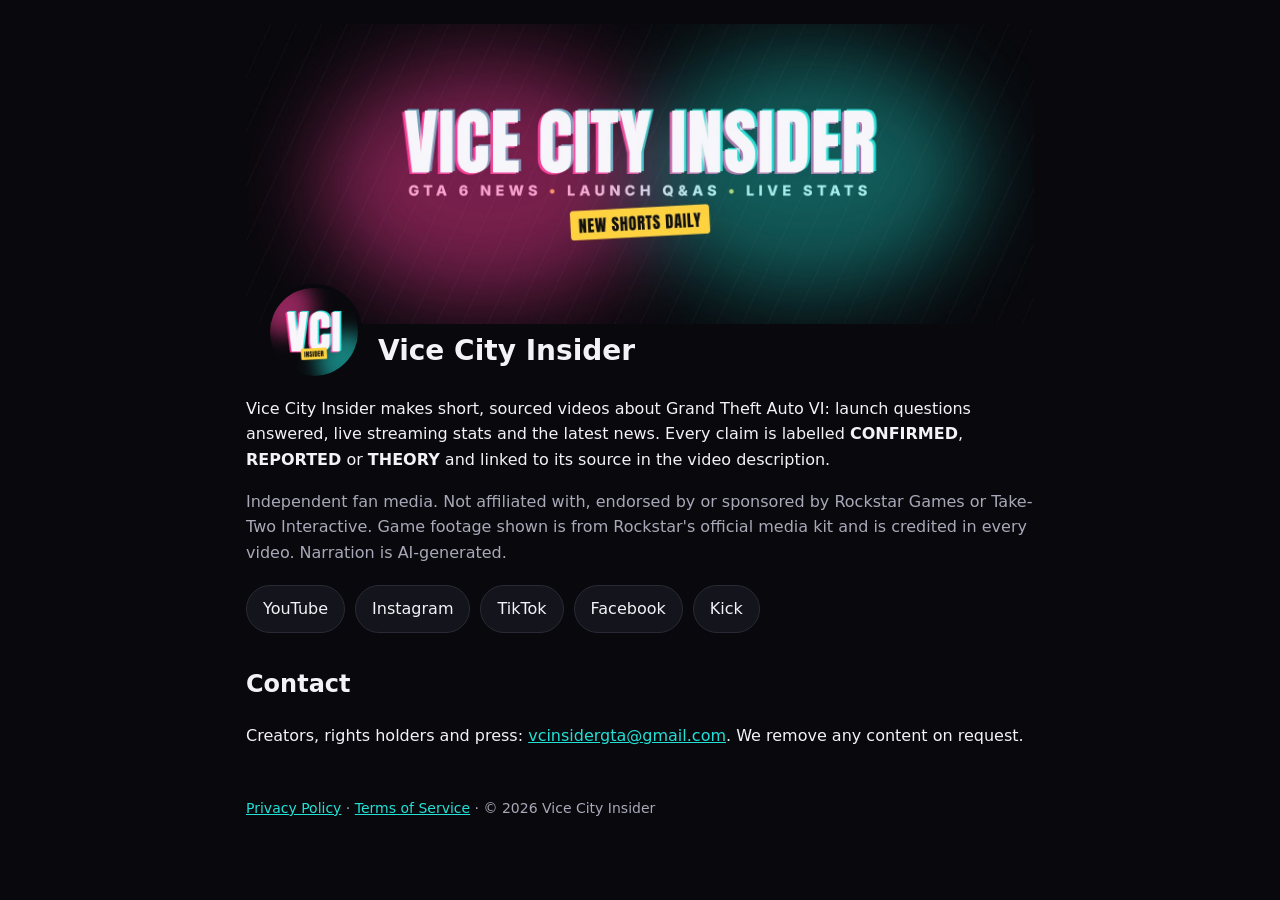
<file: index.html>
<!doctype html><html lang="en"><head><meta charset="utf-8"><meta name="viewport" content="width=device-width,initial-scale=1">
<title>Vice City Insider</title><meta name="description" content="Independent GTA 6 news Shorts: sourced launch Q&As, live stats and news.">
<link rel="icon" href="avatar.png"><link rel="stylesheet" href="style.css"></head><body><main>
<header><img class="cover" src="cover.jpg" alt="Vice City Insider banner"><div class="id"><img src="avatar.png" alt="Vice City Insider logo"><h1>Vice City Insider</h1></div></header>
<p>Vice City Insider makes short, sourced videos about Grand Theft Auto VI: launch questions answered, live streaming stats and the latest news. Every claim is labelled <b>CONFIRMED</b>, <b>REPORTED</b> or <b>THEORY</b> and linked to its source in the video description.</p>
<p class="muted">Independent fan media. Not affiliated with, endorsed by or sponsored by Rockstar Games or Take-Two Interactive. Game footage shown is from Rockstar's official media kit and is credited in every video. Narration is AI-generated.</p>
<div class="links">
<a href="https://www.youtube.com/@VCInsiderGTA">YouTube</a>
<a href="https://www.instagram.com/vcinsidergta/">Instagram</a>
<a href="https://www.tiktok.com/@vcinsidergta">TikTok</a>
<a href="https://www.facebook.com/profile.php?id=61596532927750">Facebook</a>
<a href="https://kick.com/vcinsidergta">Kick</a>
</div>
<h2>Contact</h2><p>Creators, rights holders and press: <a href="mailto:vcinsidergta@gmail.com">vcinsidergta@gmail.com</a>. We remove any content on request.</p>
<footer><a href="privacy.html">Privacy Policy</a> · <a href="terms.html">Terms of Service</a> · © 2026 Vice City Insider</footer>
</main></body></html>
</file>
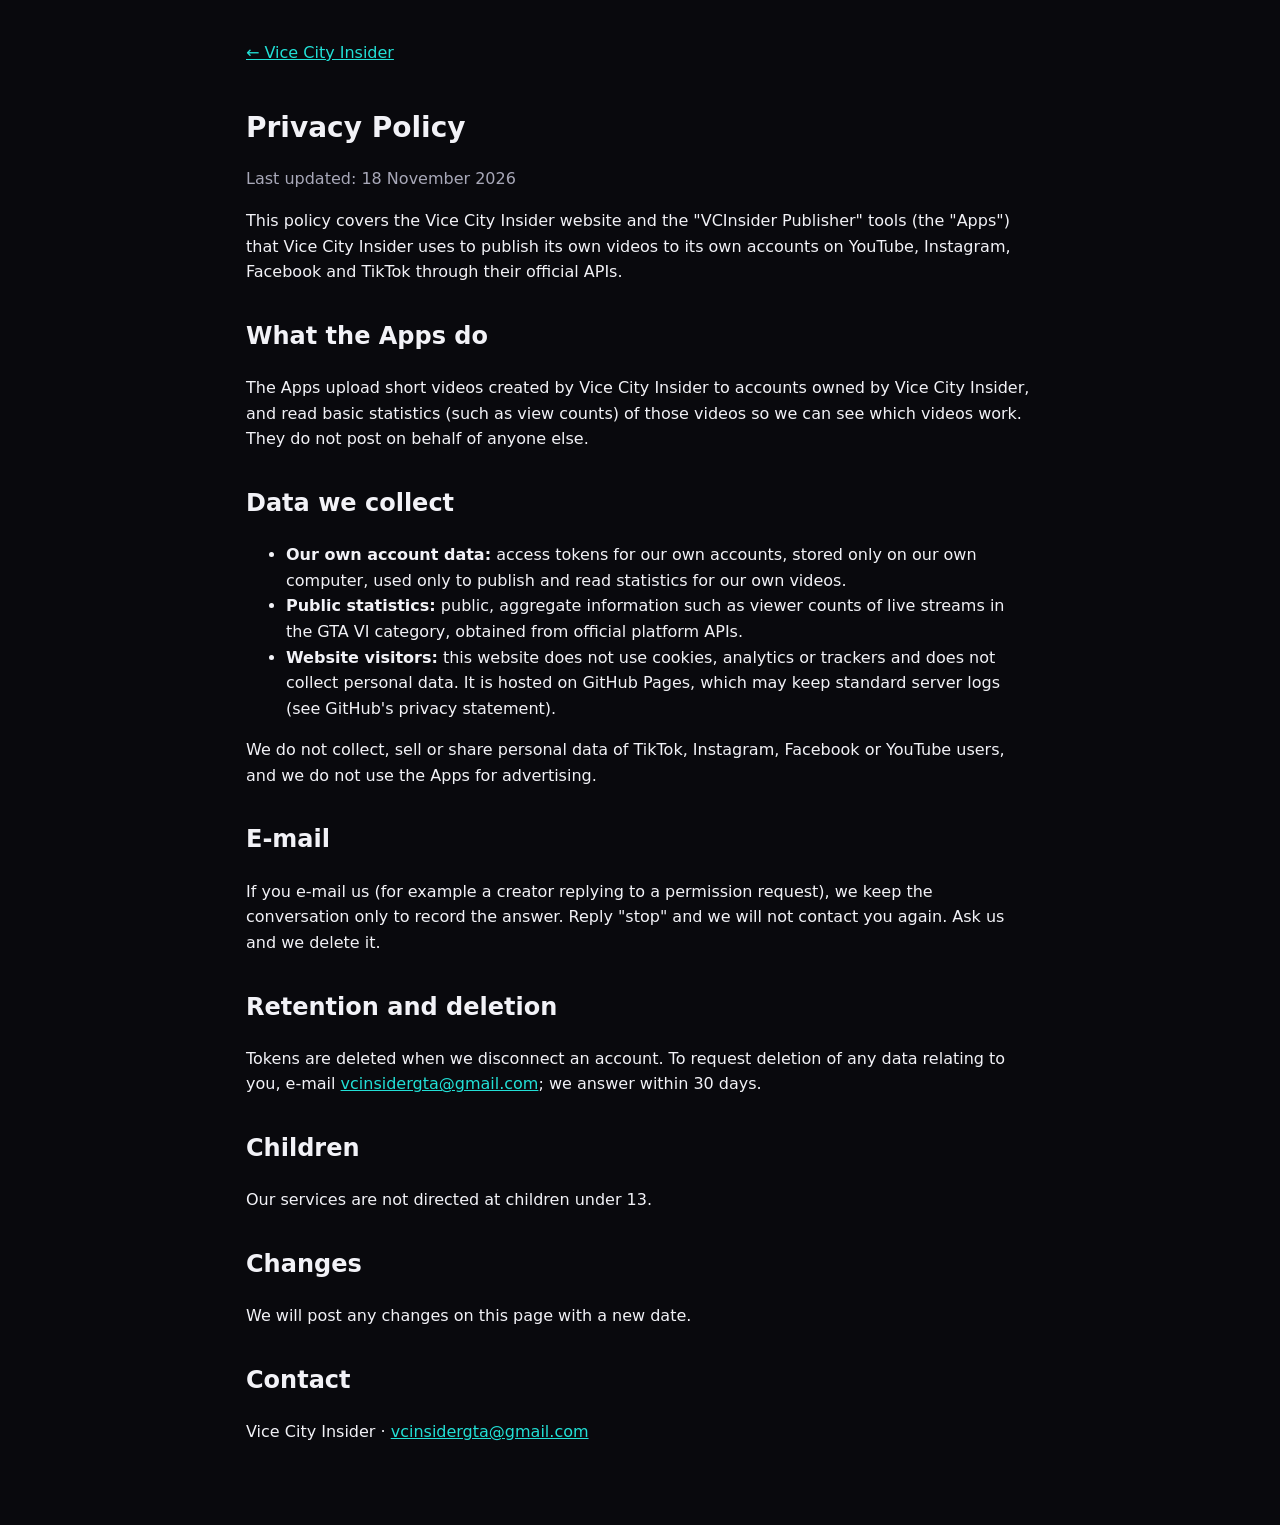
<file: privacy.html>
<!doctype html><html lang="en"><head><meta charset="utf-8"><meta name="viewport" content="width=device-width,initial-scale=1">
<title>Privacy Policy – Vice City Insider</title><link rel="icon" href="avatar.png"><link rel="stylesheet" href="style.css"></head><body><main>
<p><a href="index.html">← Vice City Insider</a></p>
<h1>Privacy Policy</h1><p class="muted">Last updated: 18 November 2026</p>
<p>This policy covers the Vice City Insider website and the "VCInsider Publisher" tools (the "Apps") that Vice City Insider uses to publish its own videos to its own accounts on YouTube, Instagram, Facebook and TikTok through their official APIs.</p>
<h2>What the Apps do</h2><p>The Apps upload short videos created by Vice City Insider to accounts owned by Vice City Insider, and read basic statistics (such as view counts) of those videos so we can see which videos work. They do not post on behalf of anyone else.</p>
<h2>Data we collect</h2><ul>
<li><b>Our own account data:</b> access tokens for our own accounts, stored only on our own computer, used only to publish and read statistics for our own videos.</li>
<li><b>Public statistics:</b> public, aggregate information such as viewer counts of live streams in the GTA VI category, obtained from official platform APIs.</li>
<li><b>Website visitors:</b> this website does not use cookies, analytics or trackers and does not collect personal data. It is hosted on GitHub Pages, which may keep standard server logs (see GitHub's privacy statement).</li></ul>
<p>We do not collect, sell or share personal data of TikTok, Instagram, Facebook or YouTube users, and we do not use the Apps for advertising.</p>
<h2>E-mail</h2><p>If you e-mail us (for example a creator replying to a permission request), we keep the conversation only to record the answer. Reply "stop" and we will not contact you again. Ask us and we delete it.</p>
<h2>Retention and deletion</h2><p>Tokens are deleted when we disconnect an account. To request deletion of any data relating to you, e-mail <a href="mailto:vcinsidergta@gmail.com">vcinsidergta@gmail.com</a>; we answer within 30 days.</p>
<h2>Children</h2><p>Our services are not directed at children under 13.</p>
<h2>Changes</h2><p>We will post any changes on this page with a new date.</p>
<h2>Contact</h2><p>Vice City Insider · <a href="mailto:vcinsidergta@gmail.com">vcinsidergta@gmail.com</a></p>
</main></body></html>
</file>
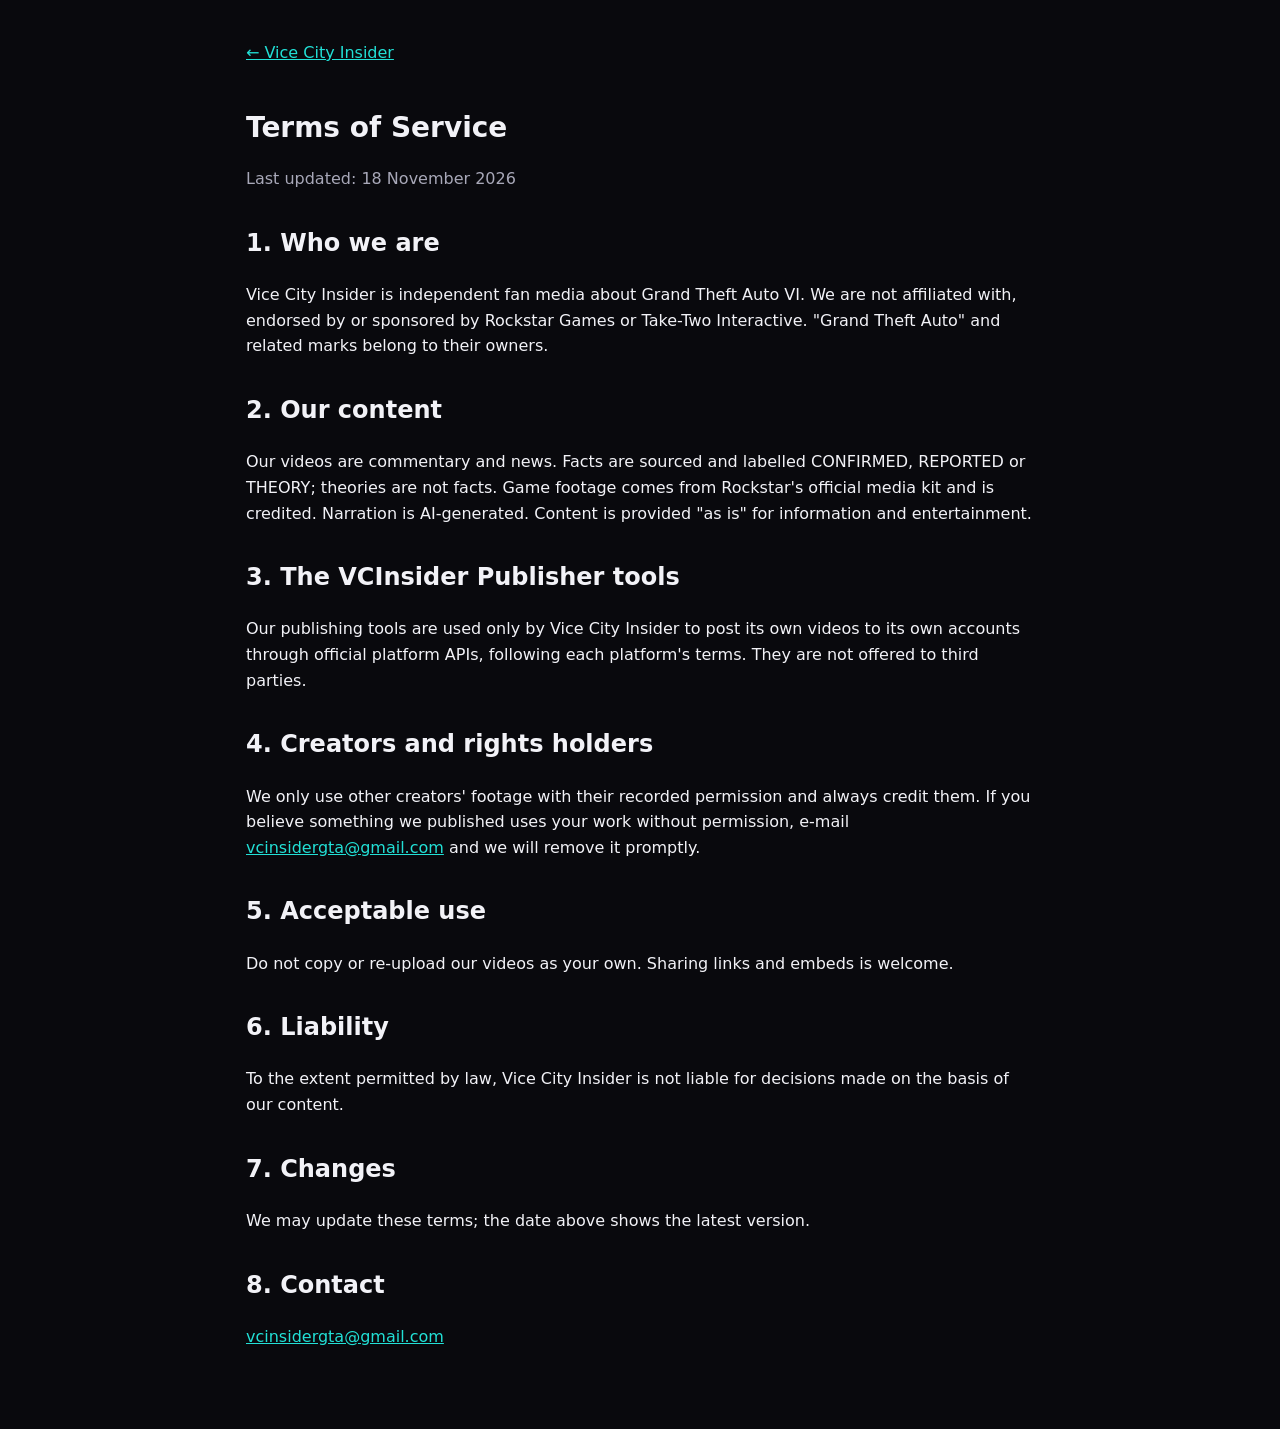
<file: terms.html>
<!doctype html><html lang="en"><head><meta charset="utf-8"><meta name="viewport" content="width=device-width,initial-scale=1">
<title>Terms of Service – Vice City Insider</title><link rel="icon" href="avatar.png"><link rel="stylesheet" href="style.css"></head><body><main>
<p><a href="index.html">← Vice City Insider</a></p>
<h1>Terms of Service</h1><p class="muted">Last updated: 18 November 2026</p>
<h2>1. Who we are</h2><p>Vice City Insider is independent fan media about Grand Theft Auto VI. We are not affiliated with, endorsed by or sponsored by Rockstar Games or Take-Two Interactive. "Grand Theft Auto" and related marks belong to their owners.</p>
<h2>2. Our content</h2><p>Our videos are commentary and news. Facts are sourced and labelled CONFIRMED, REPORTED or THEORY; theories are not facts. Game footage comes from Rockstar's official media kit and is credited. Narration is AI-generated. Content is provided "as is" for information and entertainment.</p>
<h2>3. The VCInsider Publisher tools</h2><p>Our publishing tools are used only by Vice City Insider to post its own videos to its own accounts through official platform APIs, following each platform's terms. They are not offered to third parties.</p>
<h2>4. Creators and rights holders</h2><p>We only use other creators' footage with their recorded permission and always credit them. If you believe something we published uses your work without permission, e-mail <a href="mailto:vcinsidergta@gmail.com">vcinsidergta@gmail.com</a> and we will remove it promptly.</p>
<h2>5. Acceptable use</h2><p>Do not copy or re-upload our videos as your own. Sharing links and embeds is welcome.</p>
<h2>6. Liability</h2><p>To the extent permitted by law, Vice City Insider is not liable for decisions made on the basis of our content.</p>
<h2>7. Changes</h2><p>We may update these terms; the date above shows the latest version.</p>
<h2>8. Contact</h2><p><a href="mailto:vcinsidergta@gmail.com">vcinsidergta@gmail.com</a></p>
</main></body></html>
</file>
<file: style.css>
:root{--bg:#09090d;--card:#14141c;--pink:#ff3d9a;--cyan:#22e0d6;--yellow:#ffd23f;--text:#f2f2f7;--muted:#a8a8b8}
*{box-sizing:border-box}body{margin:0;background:var(--bg);color:var(--text);font:16px/1.6 system-ui,-apple-system,Segoe UI,Roboto,sans-serif}
a{color:var(--cyan)}main{max-width:820px;margin:0 auto;padding:24px 16px 64px}
header img.cover{width:100%;display:block;border-radius:14px}
.id{display:flex;gap:16px;align-items:center;margin:-40px 0 8px 20px}.id img{width:96px;height:96px;border-radius:50%;border:4px solid var(--bg)}
h1{margin:40px 0 0;font-size:28px}h2{margin-top:32px}.muted{color:var(--muted)}
.links{display:flex;flex-wrap:wrap;gap:10px;margin:20px 0}.links a{background:var(--card);padding:10px 16px;border-radius:999px;text-decoration:none;color:var(--text);border:1px solid #2a2a36}
.links a:hover{border-color:var(--pink)}footer{margin-top:48px;font-size:14px;color:var(--muted)}
</file>
